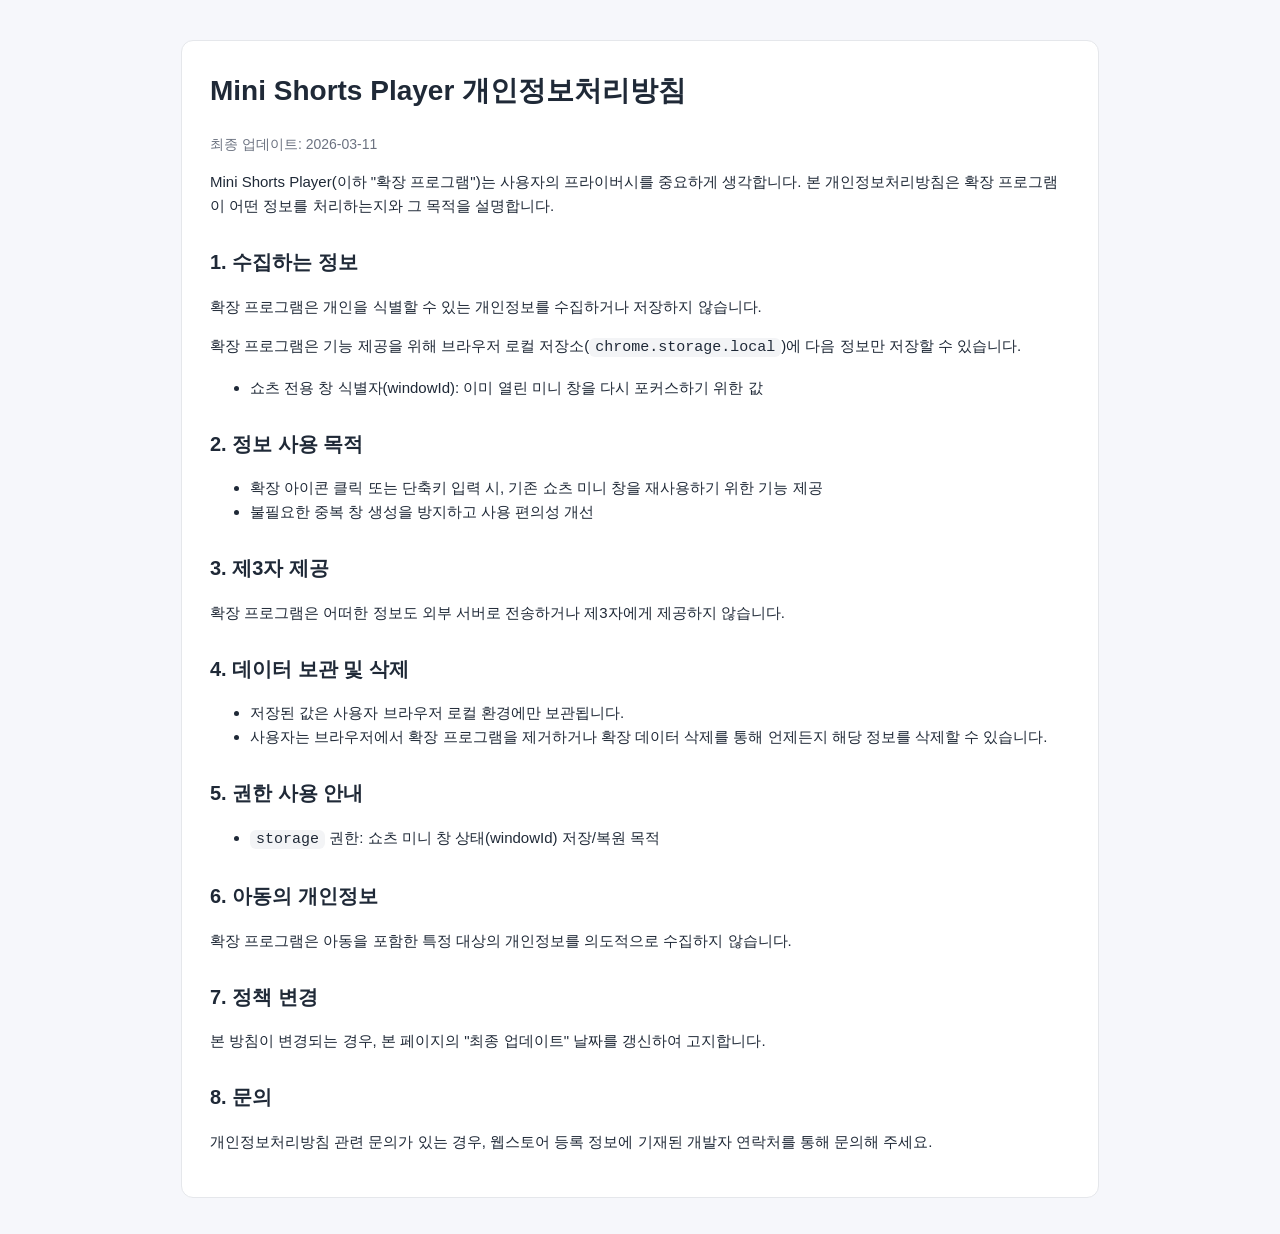
<file: docs/index.html>
<!doctype html>
<html lang="ko">
  <head>
    <meta charset="UTF-8" />
    <meta http-equiv="refresh" content="0; url=./privacy.html" />
    <meta name="viewport" content="width=device-width, initial-scale=1.0" />
    <title>Mini Shorts Player Privacy Policy</title>
    <style>
      body {
        font-family: -apple-system, BlinkMacSystemFont, "Segoe UI", Roboto, "Noto Sans KR", sans-serif;
        margin: 40px;
        line-height: 1.6;
      }
    </style>
  </head>
  <body>
    <p>개인정보처리방침 페이지로 이동합니다.</p>
    <p><a href="./privacy.html">privacy.html 열기</a></p>
  </body>
</html>
</file>
